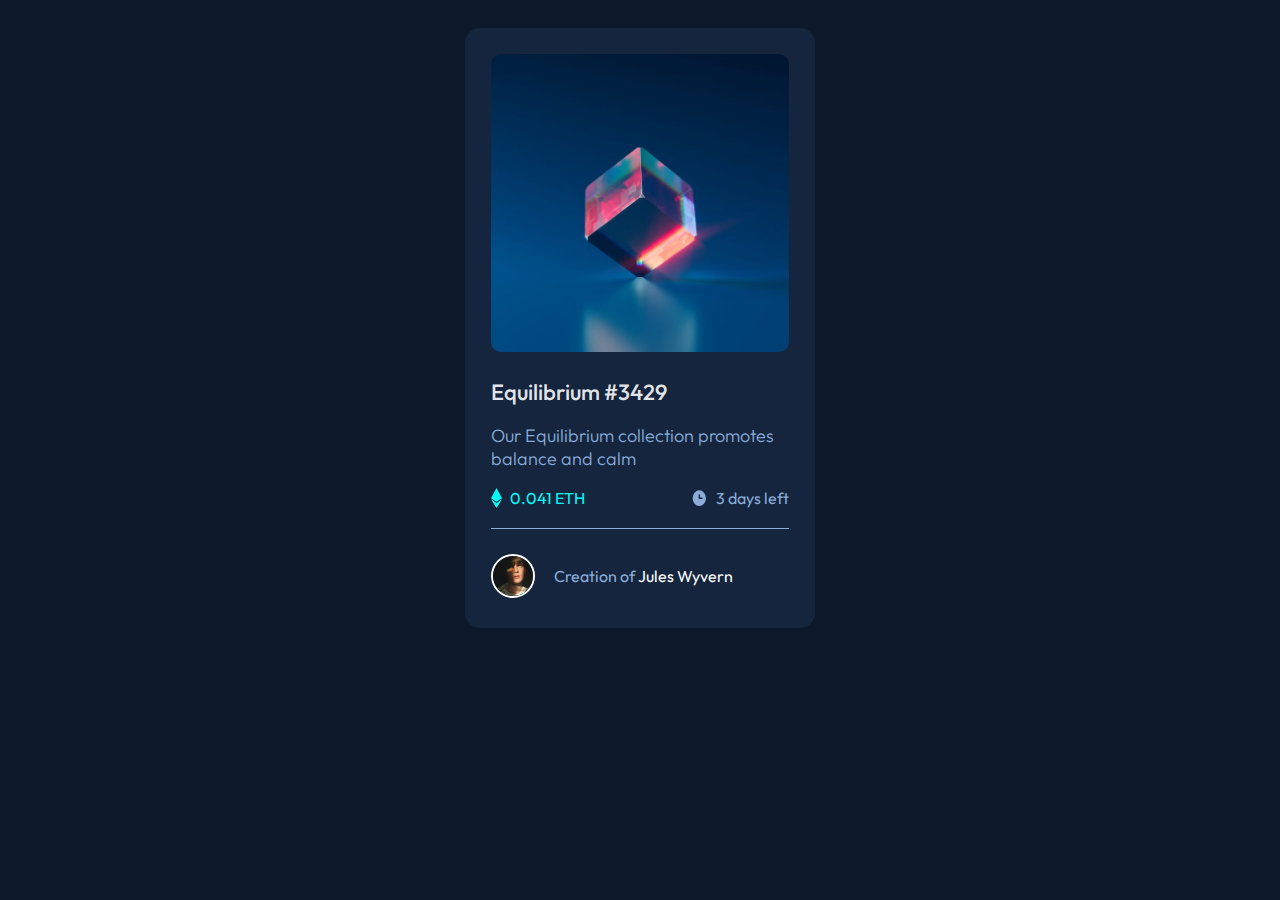
<file: reto2/index.html>
<!DOCTYPE html>
<html lang="en">
<head>
  <meta charset="UTF-8">
  <meta http-equiv="X-UA-Compatible" content="IE=edge">
  <meta name="viewport" content="width=device-width, initial-scale=1.0">
  <link rel="stylesheet" href="./reto4.css">
  <link rel="preconnect" href="https://fonts.googleapis.com">
  <link rel="preconnect" href="https://fonts.googleapis.com">
<link rel="preconnect" href="https://fonts.gstatic.com" crossorigin>
<link href="https://fonts.googleapis.com/css2?family=Outfit:wght@100;200;300;400;500;600;700;800;900&display=swap" rel="stylesheet">
  <title>Reto 4</title>
</head>
<body>
  <div class="container_gral">
    <div class="container_img">
      <div class="img_equilib">
        <img src="./images/image-equilibrium.jpg" alt="">
      </div>
      <div class="img_eye">
        <img src="./images/icon-view.svg" alt="">

      </div>
      
    </div>
    
    <div class="container_info">
      <div class="title">
        Equilibrium #3429
      </div>
      <div class="paragraph">
        <p>Our Equilibrium collection promotes balance and calm</p>
      </div>
      <div class="val_pr">
        <div class="value">
          <img src="./images/icon-ethereum.svg" alt="">
          <span>0.041 ETH</span> 
        </div>
        <div class="time">
          <img src="./images/icon-clock.svg" alt="">
          <span>3 days left</span> 
        </div>
      </div>
      <hr>
    </div>
    <div class="container_creator">
      <img src="./images/image-avatar.png" alt="">
      <span class="c"> Creation of </span><span class="cname">Jules Wyvern</span>
    </div>
  </div>
</body>
</html>
</file>
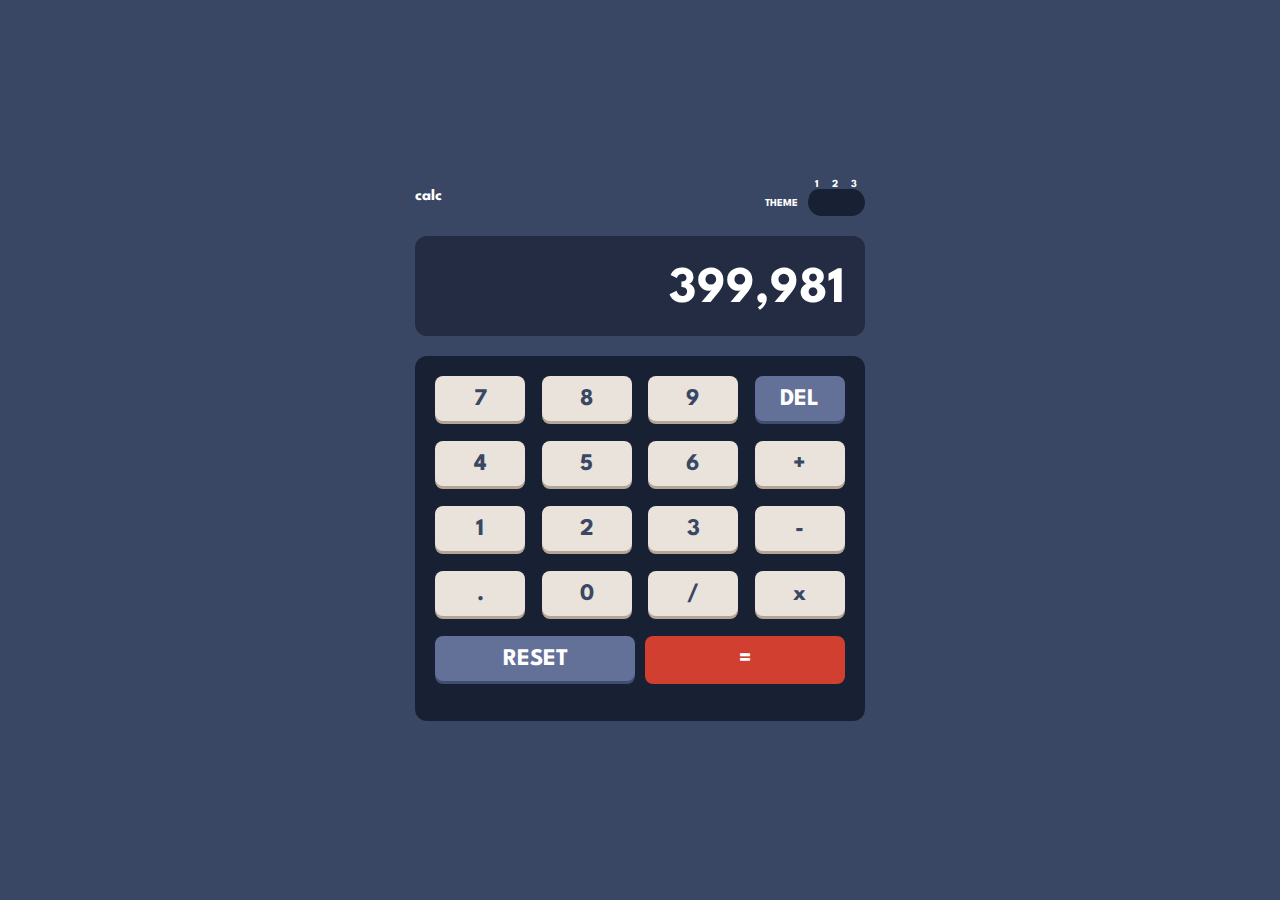
<file: reto4/index.html>
<!DOCTYPE html>
<html lang="en">
<head>
  <meta charset="UTF-8">
  <meta http-equiv="X-UA-Compatible" content="IE=edge">
  <meta name="viewport" content="width=device-width, initial-scale=1.0">
  <title>Document</title>
  <link rel="preconnect" href="https://fonts.googleapis.com">
<link rel="preconnect" href="https://fonts.gstatic.com" crossorigin>
<link href="https://fonts.googleapis.com/css2?family=League+Spartan:wght@100;200;300;400;500;600;700;800;900&display=swap" rel="stylesheet">
  <link rel="stylesheet" href="./calculadora.css">
</head>
<body>
  <!-- section y div son iguales -->
  <section>
    <!-- titulo + themes -->
    <div class="one-two-three">
      <h6>1</h6>
      <h6>2</h6>
      <h6>3</h6>
    </div>
    <div class="section-title-theme">
      <h4 class="text-white">calc</h4>
      <div class="section-theme">
        <h6 class="text-white">THEME</h6>
        <div class="section-inputs">
          <input 
            type="radio"
            onchange="getColorTheme(this)"
            value="blue"
            name="theme"
            class="theme"
          />
          <input
            type="radio"
            onchange="getColorTheme(this)"
            value="white"
            name="theme"
            class="theme"
          />
          <input
            type="radio"
            onchange="getColorTheme(this)"
            value="purple"
            name="theme"
            class="theme"
          />
        </div>
        
      </div>
    </div>
    <!-- muestra resultado -->
    <div class="section-result">
      <h1>399,981</h1>
    </div>
    <!-- muestra botones -->
    <div class="section-buttons">
      <div>
        <button>7</button>
        <button>8</button>
        <button>9</button>
        <button class="btn-blue">DEL</button>
      </div>
      <div>
        <button>4</button>
        <button>5</button>
        <button>6</button>
        <button>+</button>
      </div>
      <div>
        <button>1</button>
        <button>2</button>
        <button>3</button>
        <button>-</button>
      </div>
      <div>
        <button>.</button>
        <button>0</button>
        <button>/</button>
        <button>x</button>
      </div>
      <div>
        <button class="btn-blue btn-big">RESET</button>
        <button class="btn-equal btn-big">=</button>
      </div>
    </div>
  </section>
  
</body>
<script>
  // obtener el valor de los input
  document.documentElement.className = "theme-blue";

function getColorTheme(input) {
  document.documentElement.className = `theme-${input.value}`;
  console.log(input.value);
  }
</script>
</html>
</file>
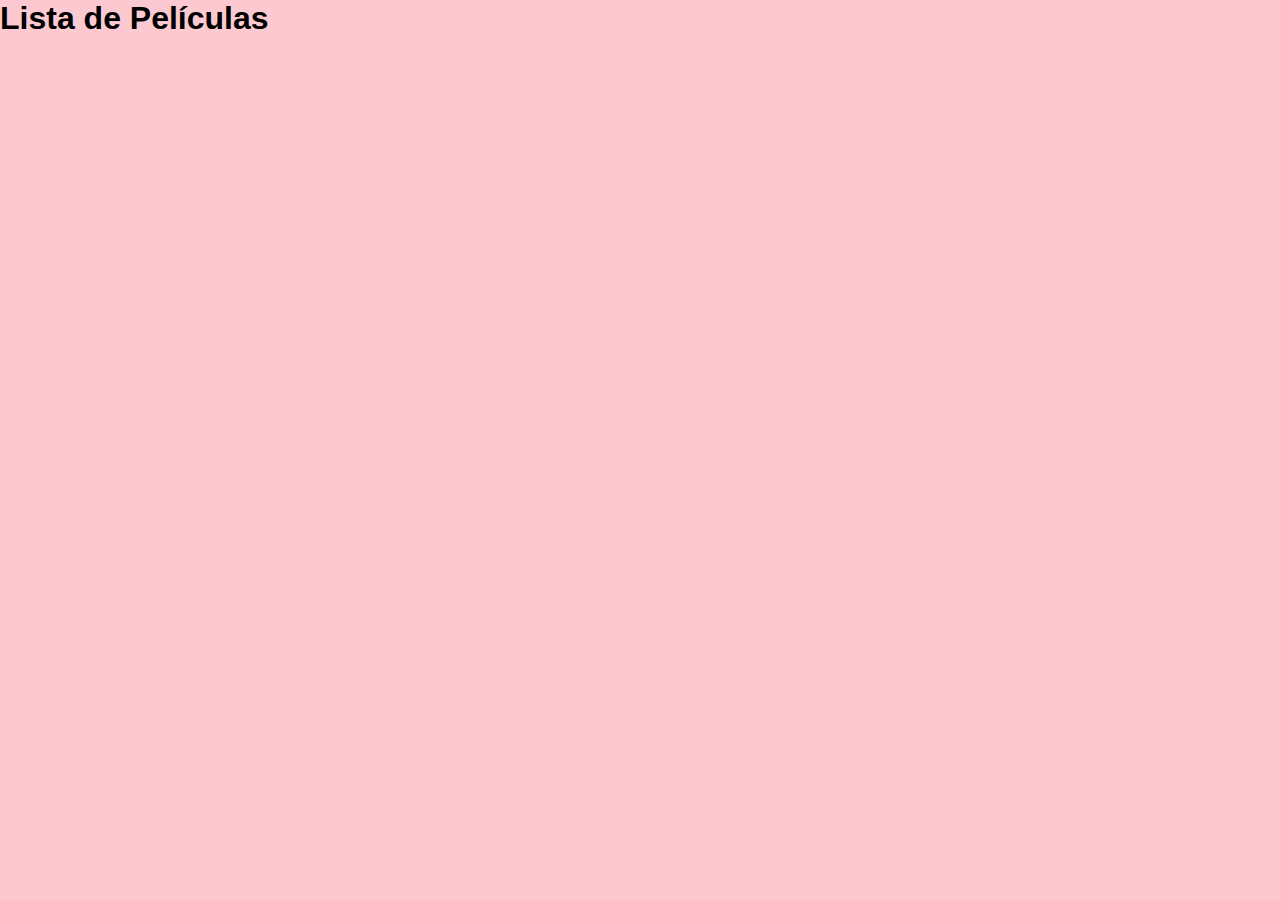
<file: reto6/index.html>
<!DOCTYPE html>
<html lang="en">
<head>
  <meta charset="UTF-8">
  <meta http-equiv="X-UA-Compatible" content="IE=edge">
  <meta name="viewport" content="width=device-width, initial-scale=1.0">
  <link rel="stylesheet" href="./styles.css">
  <title>Lista de películas</title>
</head>
<body>
  <h1>Lista de Películas</h1>
  <div class="container"> </div>
  <script src="./app.js"></script>
</body>
</html>
</file>
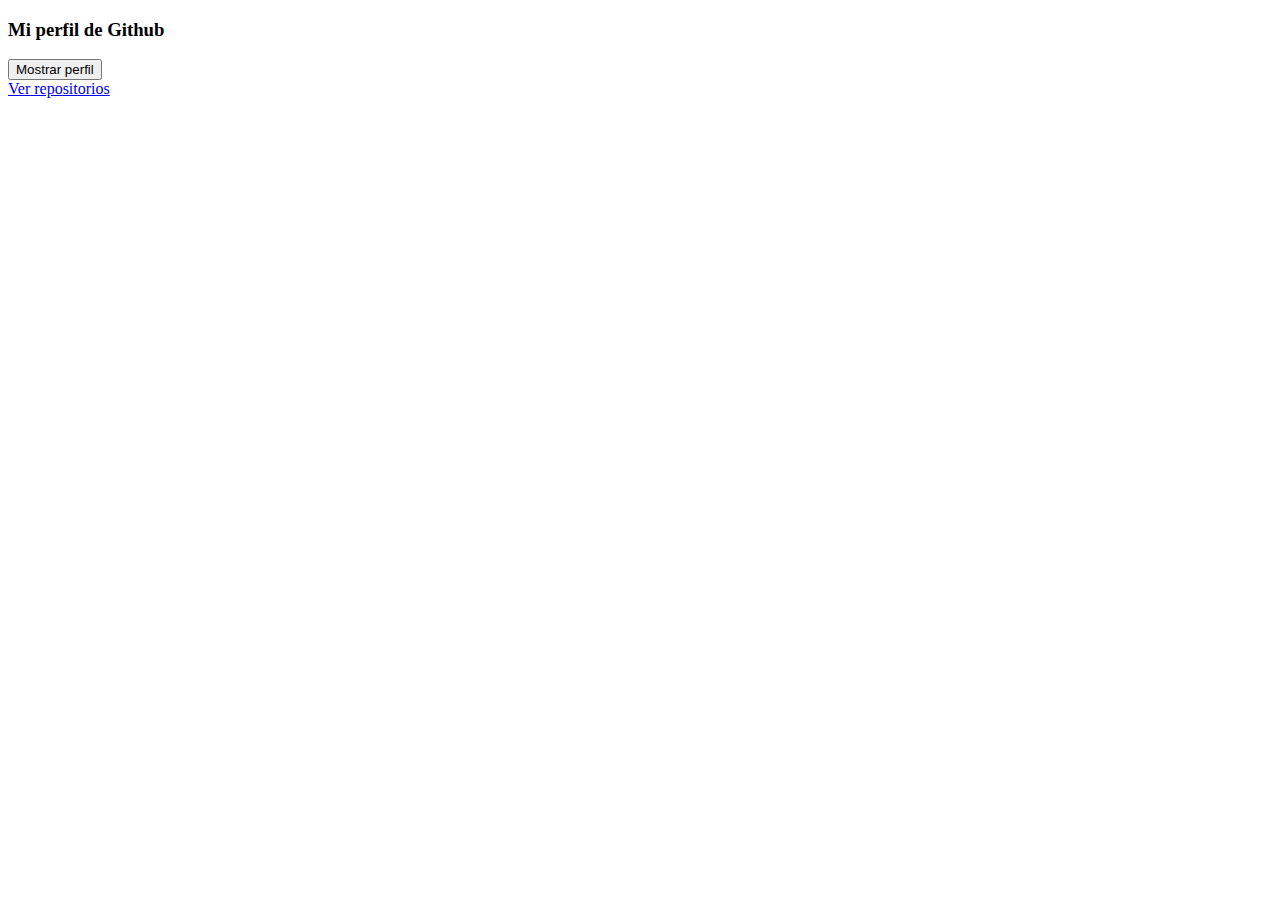
<file: reto7/index.html>
<!DOCTYPE html>
<html lang="en">
<head>
  <meta charset="UTF-8">
  <meta http-equiv="X-UA-Compatible" content="IE=edge">
  <meta name="viewport" content="width=device-width, initial-scale=1.0">
  <title>Github</title>
  <link href="https://cdn.jsdelivr.net/npm/bootstrap@5.2.2/dist/css/bootstrap.min.css" rel="stylesheet" integrity="sha384-Zenh87qX5JnK2Jl0vWa8Ck2rdkQ2Bzep5IDxbcnCeuOxjzrPF/et3URy9Bv1WTRi" crossorigin="anonymous">
</head>
<body class="bg-info">
  <div class="container w-50 bg-secondary rounded p-3 mt-3">
    <div class="card-header text-center">
      <h3>Mi perfil de Github</h3>
    </div>
    <div class="d-grid mb-3">
      <button class="btn btn-primary" type="button" id="button-addon2">Mostrar perfil</button>
    </div>
    <a class="btn btn-primary m-3" href="./repos.html">Ver repositorios</a>
    <div class="card-body d-flex" id="card-user">
      
    </div>
  </div>
</body>
<script src="https://cdn.jsdelivr.net/npm/bootstrap@5.2.2/dist/js/bootstrap.bundle.min.js" integrity="sha384-OERcA2EqjJCMA+/3y+gxIOqMEjwtxJY7qPCqsdltbNJuaOe923+mo//f6V8Qbsw3" crossorigin="anonymous"></script>
<script src="./app.js"></script>
</html>
</file>
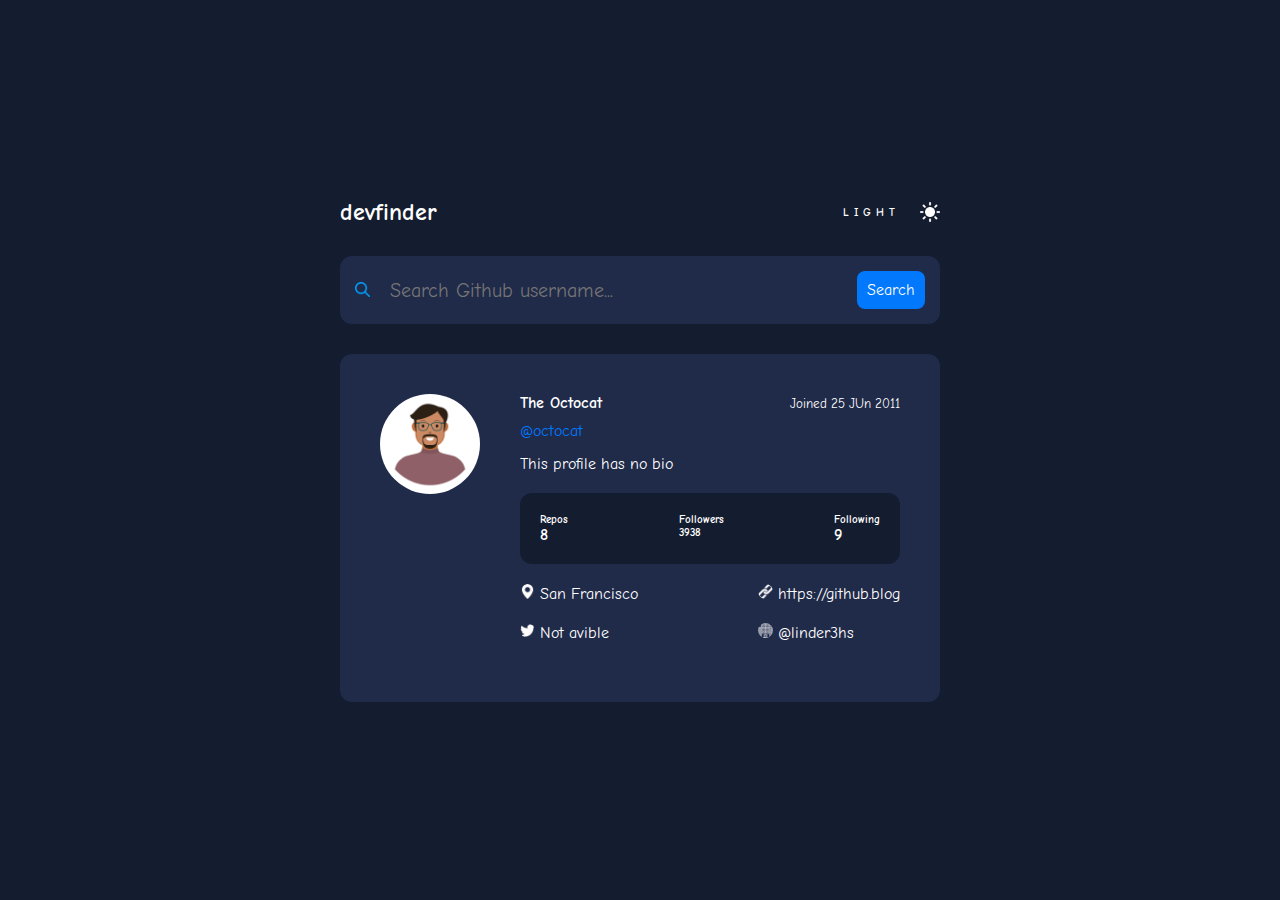
<file: reto3/github.html>
<!DOCTYPE html>
<html lang="en">
<head>
  <meta charset="UTF-8">
  <meta http-equiv="X-UA-Compatible" content="IE=edge">
  <meta name="viewport" content="width=device-width, initial-scale=1.0">
  <link rel="preconnect" href="https://fonts.googleapis.com">
  <link rel="preconnect" href="https://fonts.gstatic.com" crossorigin>
  <link href="https://fonts.googleapis.com/css2?family=Comic+Neue:wght@300;400;700&family=Dancing+Script:wght@400;500;600;700&display=swap" rel="stylesheet">
  <link rel="stylesheet" href="./github.css">
  <title>Reto 3</title>
</head>
<body>
  <div class="container">
    <!-- Primera seccion titulo,boton -->
    <div class="section-1">
      <h4 class="title">devfinder</h4>
      <button class="btn-mode">
        LIGHT<img width="20" src="./images/sun.png" alt=""> </button>
    </div>
    <!-- Buscador -->
    <div class="search-container">
      <div class="input-container">
        <img width="15" src="./images/search.png" alt="">
        <input class="input-search" type="text" placeholder="Search Github username...">
      </div>
      <div >
        <button class="btn-search">Search</button>
      </div>
    </div>
    <!-- Seccion que muestra la informacion -->
    <div class="information-container">
      <!-- Imagen de perfil -->
      <div class="image-container">
        <img width="100" src="./images/profile-pic" alt="">
      </div>
      <!-- Descripcion del perfil -->
      <div class="description-container">
        <!-- Nombre de usuario y año de union -->
        <div class="user-date-container">
          <h4>The Octocat</h4>
          <p>Joined 25 JUn 2011</p>
        </div>
      
      <!-- Nombre de usuario y la bio -->
      <div class="user-bio-container">
        <p>@octocat</p>
        <p>This profile has no bio</p>
      </div>
      <!-- Card con los repos, followes, following -->
      <div class="card-information">
        <div>
          <h6>Repos</h6>
          <h4>8</h4>
        </div>
        <div>
          <h6>Followers</h6>
          <h6>3938</h6>
        </div>
        <div>
          <h6>Following</h6>
          <h4>9</h4>
        </div>
      </div>
      <!-- Info de ubi, twitter, link, username -->
      <div class="info-container">
        <div>
          <p> <img width="15" src="./images/pin.png" alt="">
            San Francisco</p>
          <p> <img width="15" src="./images/twitter.png" alt="">
            Not avible</p>
        </div>
        <div>
          <p> <img width="15" src="./images/link.png" alt="">
            https://github.blog</p>
          <p> <img width="15" src="./images/hotel.png" alt="">
            @linder3hs</p>
        </div>
      </div>
    </div>
  </div>
</div>

</body>
</html>
</file>
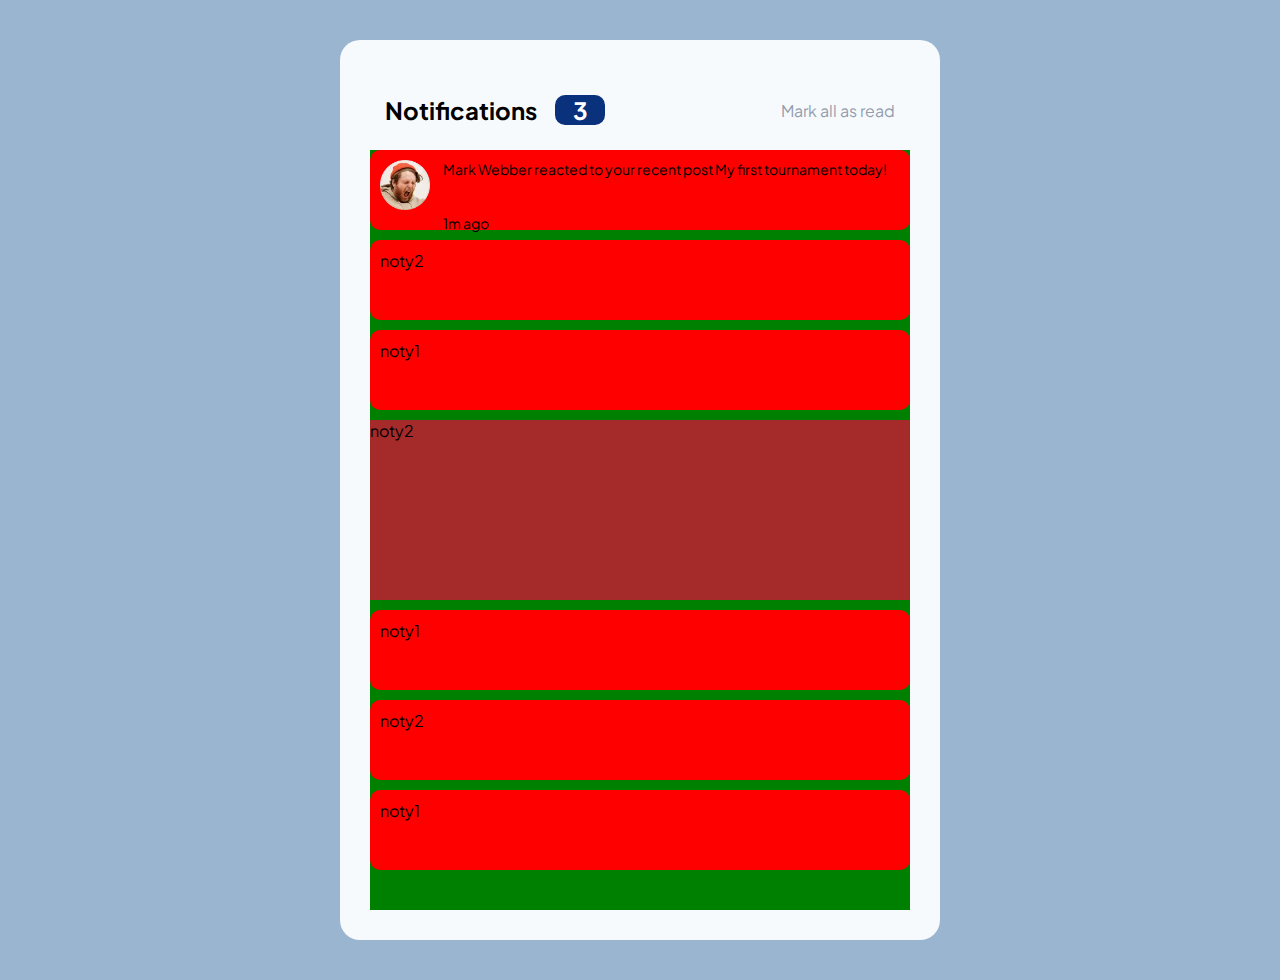
<file: reto5/notifications.html>
<!DOCTYPE html>
<html lang="en">
<head>
  <meta charset="UTF-8">
  <meta http-equiv="X-UA-Compatible" content="IE=edge">
  <meta name="viewport" content="width=device-width, initial-scale=1.0">
  <link rel="stylesheet" href="./notifications.css">
  <link rel="preconnect" href="https://fonts.googleapis.com">
<link rel="preconnect" href="https://fonts.gstatic.com" crossorigin>
<link href="https://fonts.googleapis.com/css2?family=Plus+Jakarta+Sans:ital,wght@0,200;0,300;0,400;0,500;0,600;0,700;0,800;1,200;1,300;1,400;1,500;1,600;1,700;1,800&display=swap" rel="stylesheet">
  <title>Document</title>
</head>
<body>
  <div class="grid-container">
    <div class="header-container"> 
      <h3>Notifications <h3 class="nro-notif">3</h3></h3>
      <a href="">Mark all as read</a>
    </div>
    <div class="main">
      <div class="card">
        <div class="avatar">
          <img src="./assets/images/avatar-mark-webber.webp" alt="">
        </div>
        <div class="content">
          Mark Webber reacted to your recent post My first tournament today!
        </div>
        <div class="time">
          1m ago
        </div>
      </div>
      <div class="card">noty2</div>
      <div class="card">noty1</div>
      <div class="supercard">noty2</div>
      <div class="card">noty1</div>
      <div class="card">noty2</div>
      <div class="card">noty1</div>
    </div>
  </div>
</body>
</html>
</file>
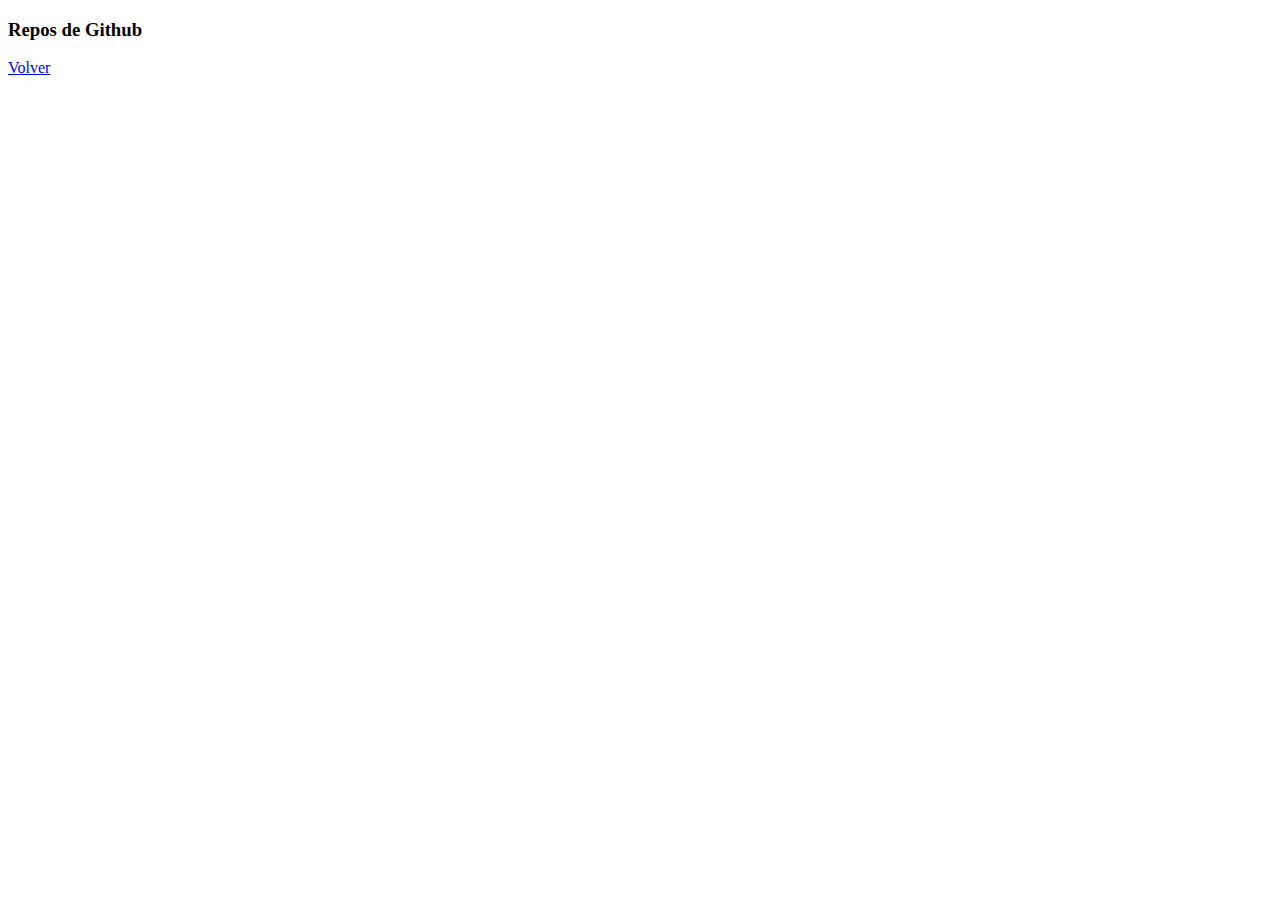
<file: reto7/repos.html>
<!DOCTYPE html>
<html lang="en">
<head>
  <meta charset="UTF-8">
  <meta http-equiv="X-UA-Compatible" content="IE=edge">
  <meta name="viewport" content="width=device-width, initial-scale=1.0">
  <title>Repos</title>
  <link href="https://cdn.jsdelivr.net/npm/bootstrap@5.2.2/dist/css/bootstrap.min.css" rel="stylesheet" integrity="sha384-Zenh87qX5JnK2Jl0vWa8Ck2rdkQ2Bzep5IDxbcnCeuOxjzrPF/et3URy9Bv1WTRi" crossorigin="anonymous">

</head>
<body class="bg-info">
  <div class="container w-50 bg-secondary rounded p-3 mt-3">
    <div class="card-header text-center">
      <h3>Repos de Github</h3>
    </div>
    <div class="d-grid mb-3">
      <a class="btn btn-primary" href="./index.html">Volver</a>    
    </div>
    <div class="card-body d-flex flex-column" id="card-repo">
      
    </div>
  </div>
</body>
<script src="https://cdn.jsdelivr.net/npm/bootstrap@5.2.2/dist/js/bootstrap.bundle.min.js" integrity="sha384-OERcA2EqjJCMA+/3y+gxIOqMEjwtxJY7qPCqsdltbNJuaOe923+mo//f6V8Qbsw3" crossorigin="anonymous"></script>
<script src="./repos.js"></script>
</html>
</file>
<file: reto2/reto4.css>
body {
  background-color: hsl(217, 54%, 11%);
  display: flex;
  justify-content: center;
  align-items: center;
  font-family: 'Outfit', sans-serif;
}
.container_gral {
  
  width: 350px;
  height: 600px;
  background-color: hsl(216, 50%, 16%);
  margin-top: 20px;
  border-radius: 15px;
}

.container_img {
  width: 298px;
  height: 298px;
  position: relative;
  /* text-align: center; */
  margin: 26px;
  border-radius: 10px;
}
.container_img .img_equilib{
  position: absolute;
}
.container_img .img_equilib img{
   width: 298px;
   border-radius: 10px;
}
.container_img .img_eye{
  width: 298px;
  height: 298px;
  display: none;
}
.container_img .img_eye img{
  position: absolute;
  right: 0;
  left: 0;
  top: 0;
  bottom: 0;
  margin: auto;
  
 }
 .container_img .img_equilib:hover{
  opacity: 0.4;
 }
 .container_img .img_equilib:hover + .img_eye{
  display: block;
 }
 .container_gral .container_img:hover{
  /* opacity: 0.3; */
  background-color: cyan;
  cursor: pointer;
}
.container_info {
  width: 85%;
  margin: 26px;
  margin-bottom: 20px;
}
.container_info .title{
  color: hsl(0, 0%, 100%,0.9);
  font-size: 22px;
  font-weight: 500;
}
.container_info .title:hover{
  color: cyan;
  cursor: pointer;
}
.container_info .paragraph{
  color: hsl(215, 51%, 70%);
  font-size: 18px;
  font-weight: 300;
}
.container_info .value{
  color: cyan;
  font-weight: 400;
  display: flex;
}
.container_info span::before{
  content: "\2000";
}
.container_info .time{
  color: hsl(215, 51%, 70%);
  display: flex;
}
.container_info .val_pr{
  display: flex;
  justify-content: space-between;
  align-items: center;
}
.container_info hr{
  background-color: hsl(215, 51%, 70%);
  margin-top: 20px;
  height: .1px;
  border: none;
}
.container_creator{
  margin: 26px;
  display: flex;
  align-items: center;
}
.container_creator img{
  width: 40px;
  border-radius: 28px;
  border: 2px solid;
  border-color: white;
}
.container_creator .c{
  color: hsl(215, 51%, 70%);
}
.container_creator .c::before{
  content: "\2001";
}
.container_creator .cname{
  color: white;
}
.container_creator .cname::before{
  content: "\00a0";
}
.container_creator .cname:hover{
  color: cyan;
  cursor: pointer;
}
</file>
<file: reto4/calculadora.css>
* {
  margin: 0;
  padding: 0;
  box-sizing: border-box;
}
.theme-blue {
  /* Esto contiene un valor pero en este caso es un color */
  --color-primary: hsl(222, 26%, 31%);
  --secondary-color: hsl(223, 31%, 20%);
  --extra-color: hsl(224, 36%, 15%);
  --bg-number-buttons: hsl(30, 25%, 89%);
  --bg-text-buttons: hsl(221, 14%, 31%);
  --color-text-buttons: hsl(222, 26%, 31%);
  --color-hover-btn:white;
  --text-big-color: #fff;
  --bg-del: hsl(225, 21%, 49%);
  --bg-equal: hsl(6, 63%, 50%);
  --color-btn-eq:white;
  --btn-shadow: hsl(28, 16%, 65%);
  --btn-shadow-del:hsl(224, 28%, 35%);
  --btn-shadow-eq: hsl(6, 63%, 50%);
  --color-hover-eq:#F96C5B;
  --color-hover-blue:#A1B3E2;
}

.theme-white {
  --color-primary: #E6E6E6;
  --secondary-color: hsl(0, 0%, 93%);
  --extra-color: hsl(0, 5%, 81%);
  --bg-number-buttons: hsl(45, 7%, 89%);
  --bg-text-buttons: hsl(221, 14%, 31%);
  --color-text-buttons: hsl(60, 10%, 19%);
  --color-hover-btn:white;
  --text-big-color: hsl(60, 10%, 19%);
  --bg-del: hsl(185, 42%, 37%);
  --bg-equal: hsl(25, 98%, 40%);
  --color-btn-eq: white;
  --btn-shadow: hsl(35, 11%, 61%);
  --btn-shadow-del:hsl(185, 58%, 25%);
  --btn-shadow-eq:hsl(25, 99%, 27%);
  --color-hover-eq:#FF8B38;
  --color-hover-blue:#60B6BD;
}

.theme-purple {
  --color-primary: hsl(268, 75%, 9%);
  --secondary-color: hsl(268, 71%, 12%);
  --extra-color: hsl(268, 71%, 12%);
  --bg-number-buttons: hsl(268, 47%, 21%);
  --bg-text-buttons: hsl(221, 14%, 31%);
  --text-big-color: hsl(52, 100%, 62%);
  --color-text-buttons: hsl(52, 100%, 62%);
  --color-hover-btn:#6B34AC;
  --bg-del: hsl(281, 89%, 26%);
  --bg-equal: hsl(176, 100%, 44%);
  --color-btn-eq: hsl(268, 71%, 12%);
  --btn-shadow: hsl(290, 70%, 36%);
  --btn-shadow-del:hsl(285, 91%, 52%);
  --btn-shadow-eq: hsl(177, 92%, 70%);
  --color-hover-eq:#94FFF9;
  --color-hover-blue:#8333AC;
}

body {
  background-color: var(--color-primary);
  height: 100vh;
  display: flex;
  align-items: center;
  justify-content: center;
  font-family: 'League Spartan', sans-serif;
}
section {
  width: 450px;
}
.one-two-three {
  border: none;
  display: flex;
  margin-left: 400px;
  width: 42px;
  justify-content: space-between;
  color: var(--text-big-color);
}
.section-title-theme {
  display: flex;
  justify-content: space-between;
  
}
.text-white {
  color: var(--text-big-color);
}
.section-theme  {
  display: flex;
  align-items: center;
  gap: 10px;
}
.section-inputs {
  background-color: var(--extra-color);
  padding: 2px;
  border-radius: 20px;
  width: 57px;
}
input[type="radio"]::after {
  content:"";
  border: 2px solid var(--extra-color);
  width: 15px;
  height: 15px;
  top: -2px;
  left: -1px;
  background-color: var(--extra-color);
  position: relative;
  border-radius: 50%;
  display: inline-block;
  visibility: visible;
  cursor: pointer;
}
input[type="radio"]:checked:after {
  content:"";
  border: 2px solid var(--extra-color);
  width: 15px;
  height: 15px;
  top: -2px;
  left: -1px;
  background-color: var(--bg-equal);
  position: relative;
  border-radius: 50%;
  display: inline-block;
  visibility: visible;
  cursor: pointer;
}
.section-result {
  margin-top: 20px;
  padding: 20px;
  border-radius: 12px;
  background-color: var(--secondary-color);
  height: 100px;
}
.section-result h1 {
  font-size: 3.2em;
  margin-top: 10px;
  color: var(--text-big-color);
  text-align: right;
}
.section-buttons {
  background-color: var(--extra-color);
  margin-top: 20px;
  padding: 20px;
  border-radius: 12px;
}
.section-buttons div {
  display: flex;
  justify-content: space-between;
}
.section-buttons div button {
  background-color: var(--bg-number-buttons);
  color: var(--color-text-buttons);
  width: 90px;
  height: 45px;
  border: none;
  border-radius: 8px;
  margin-bottom: 20px;
  font-size: 1.5em;
  padding-top: 10px;
  padding-bottom: 10px;
  font-family: 'League Spartan', sans-serif;
  font-weight: 700;
  cursor: pointer;
  box-shadow: 0 3px var(--btn-shadow);
}
.btn-equal {
  background-color: var(--bg-equal) !important;
  color: var(--color-btn-eq) !important;
  box-shadow: 0 3px var(--btn-shadow-eq) !important;
}

.btn-blue {
  background-color: var(--bg-del) !important;
  color: #fff !important;
  box-shadow: 0 3px var(--btn-shadow-del) !important;
}

.section-buttons div button:hover {
  background-color: var(--color-hover-btn);
}

.btn-big {
  width: 200px !important;
}
.btn-equal:hover {
  background-color: var(--color-hover-eq) !important;
}
.btn-blue:hover {
  background-color: var(--color-hover-blue) !important;
}
</file>
<file: reto6/styles.css>
*{
  margin: 0;
  padding: 0;
  background: rgb(252, 201, 209);
  box-sizing: border-box;
  font-family: 'Lucida Sans', 'Lucida Sans Regular', 'Lucida Grande', 'Lucida Sans Unicode', Geneva, Verdana, sans-serif;
}
.container{
  display: flex;
  flex-wrap: wrap;
  
}
.card {
  margin: 20px;
  padding: 10px;
  width: 270px;
  height: 460px;
  /* font-size: 11px; */
  background: white;
  border: 1px solid whitesmoke;
  box-shadow: 0 0 5px gray;
}
p, h2{
  background: white;
}
.card img{
  width: 100%;
  height: 70%;
}
.card:hover{
  box-shadow: 0 0 15px palevioletred;
  transform: scale(1.05);
}
</file>
<file: reto3/github.css>
* {
  margin: 0;
  padding: 0;
  box-sizing: border-box;
}
body {
  font-family: "Comic Neue", cursive;
  background-color: #141c2f;
  color: #fff;
  display: flex;
  height: 100vh;
  align-items: center;
  justify-content: center;
}

.container {
  width: 600px;
}

.section-1 {
  display: flex;
  justify-content: space-between;
  align-items: center;
}

.title {
  font-size: 1.5em;
}

.btn-mode {
  background-color: transparent;
  border: none;
  display: flex;
  gap: 20px;
  align-items: center;
  color: #fff;
  font-weight: 600;
  font-size: 0.7em;
  letter-spacing: 5px;
  font-family: "Comic Neue", cursive;
}
.search-container {
  display: flex;
  justify-content: space-between;
  align-items: center;
  margin-top: 30px;
  background-color: #202a49;
  padding: 15px;
  border-radius: 12px;
}
.input-container {
  flex-grow: 2;
}
.input-search {
  background-color: transparent;
  border: none;
  margin-left: 15px;
  font-size: 20px;
  width: 85% ;
  color: white;
  font-family: "Comic Neue", cursive;
}
.input-search:focus {
  outline: none;
}
.btn-search {
  background-color: #0279fd;
  border: none;
  padding: 10px;
  border-radius: 8px;
  color: white;
  width: 100%;
  font-size: 16px;
  font-family: "Comic Neue",cursive;
}
.information-container {
  display: flex;
  padding: 40px;
  gap: 40px;
  background-color: #202a49;
  margin-top: 30px;
  border-radius: 12px;
}
.information-container img {
  border-radius: 50%;
}
.description-container {
  flex-grow: 2;
}
.user-date-container {
  display: flex;
  justify-content: space-between;
  align-items: center;
}
.user-date-container p {
  font-size: 0.8em;
}
.user-bio-container {
  display: flex;
  margin-top: 10px;
  flex-direction: column;
  gap: 15px;
}
.user-bio-container p:nth-child(1) {
  color: #0279fd;
}
.card-information {
  background-color: #141c2f;
  margin-top: 20px;
  margin-bottom: 20px;
  border-radius: 12px;
  padding: 20px;
  display: flex;
  justify-content: space-between;
}
.info-container {
  display: flex;
  justify-content: space-between;
}
.info-container div p {
  margin-bottom: 20px;
}
</file>
<file: reto5/notifications.css>
* {
  margin: 0;
  padding: 0;
  box-sizing: border-box;
}
body {
  font-family: 'Plus Jakarta Sans', sans-serif;
  background-color: hsl(210, 37%, 71%);
  display: flex;
  align-items: center;
  justify-content: center;
}
.grid-container {
  width: 100%;
  height: 100vh;
  padding: 20px;
  border-radius: 15px;
  background-color: hsl(210, 60%, 98%) ;
  display: grid;
  grid-template-areas: 
  "header-container"
  "main";
}

@media (min-width:600px) {
.grid-container {
  max-width: 600px;
  border-radius: 20px;
  margin: 40px auto;
  padding: 30px;
  grid-template-rows: 80px auto;
}
h3 {
  font-size: 1.5em;
}
.main {
  gap:20px;
}
}
.header-container {
  display: grid;
  grid-template-columns: 1fr 1fr 1fr;
  margin: 15px;
  align-items: center;
}
.header-container a{
  justify-self: right;
}
.header-container a:hover{
  color: hsl(219, 85%, 26%);
}
.nro-notif {
  color: white;
  background-color: hsl(219, 85%, 26%);
  width: 50px;
  text-align: center;
  border-radius: 10px;
}
.header-container a {
  color: hsl(219, 14%, 63%);
  text-decoration: none;
}
.main {
  background-color: green;
  grid-area: main;
  display: grid;
  align-content: flex-start;
  /* grid-template-rows: repeat(auto-fill,min(auto,80px)); */
  gap: 10px;
}
.supercard {
  height: 180px;
  background-color: brown;

}
.main .card {
  height: 80px;
  background-color: red;
  border-radius: 10px;
  padding: 10px;
  display: grid;
  grid-template-areas: 
  "avatar content"
  ". time";
}
.main .card .avatar {
  grid-area: avatar;
  width: 100%;
}
.main .card .content {
  grid-area: 'content';
  font-size: 14px;
}
.main .card .time {
  grid-area: time;
  font-size: 14px;
}
.main .card .avatar img {
  width: 50px;
}
</file>
